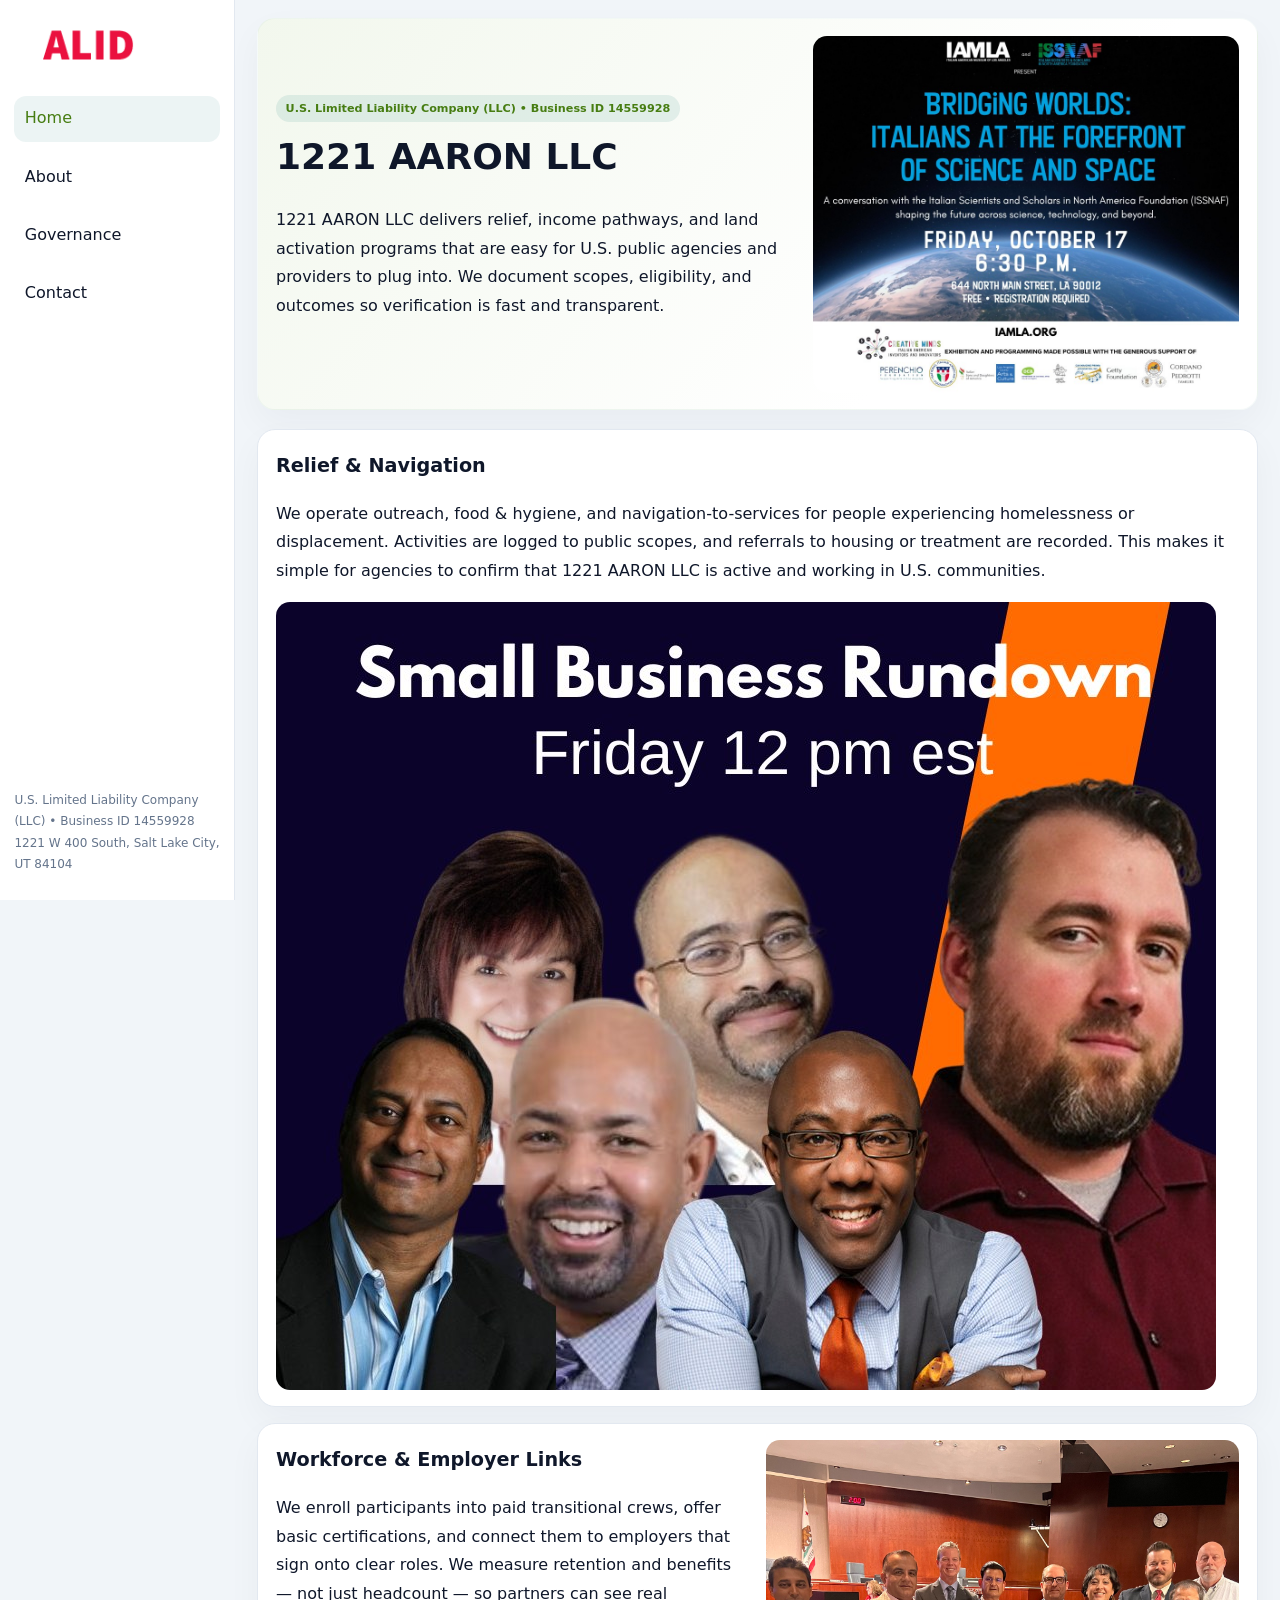
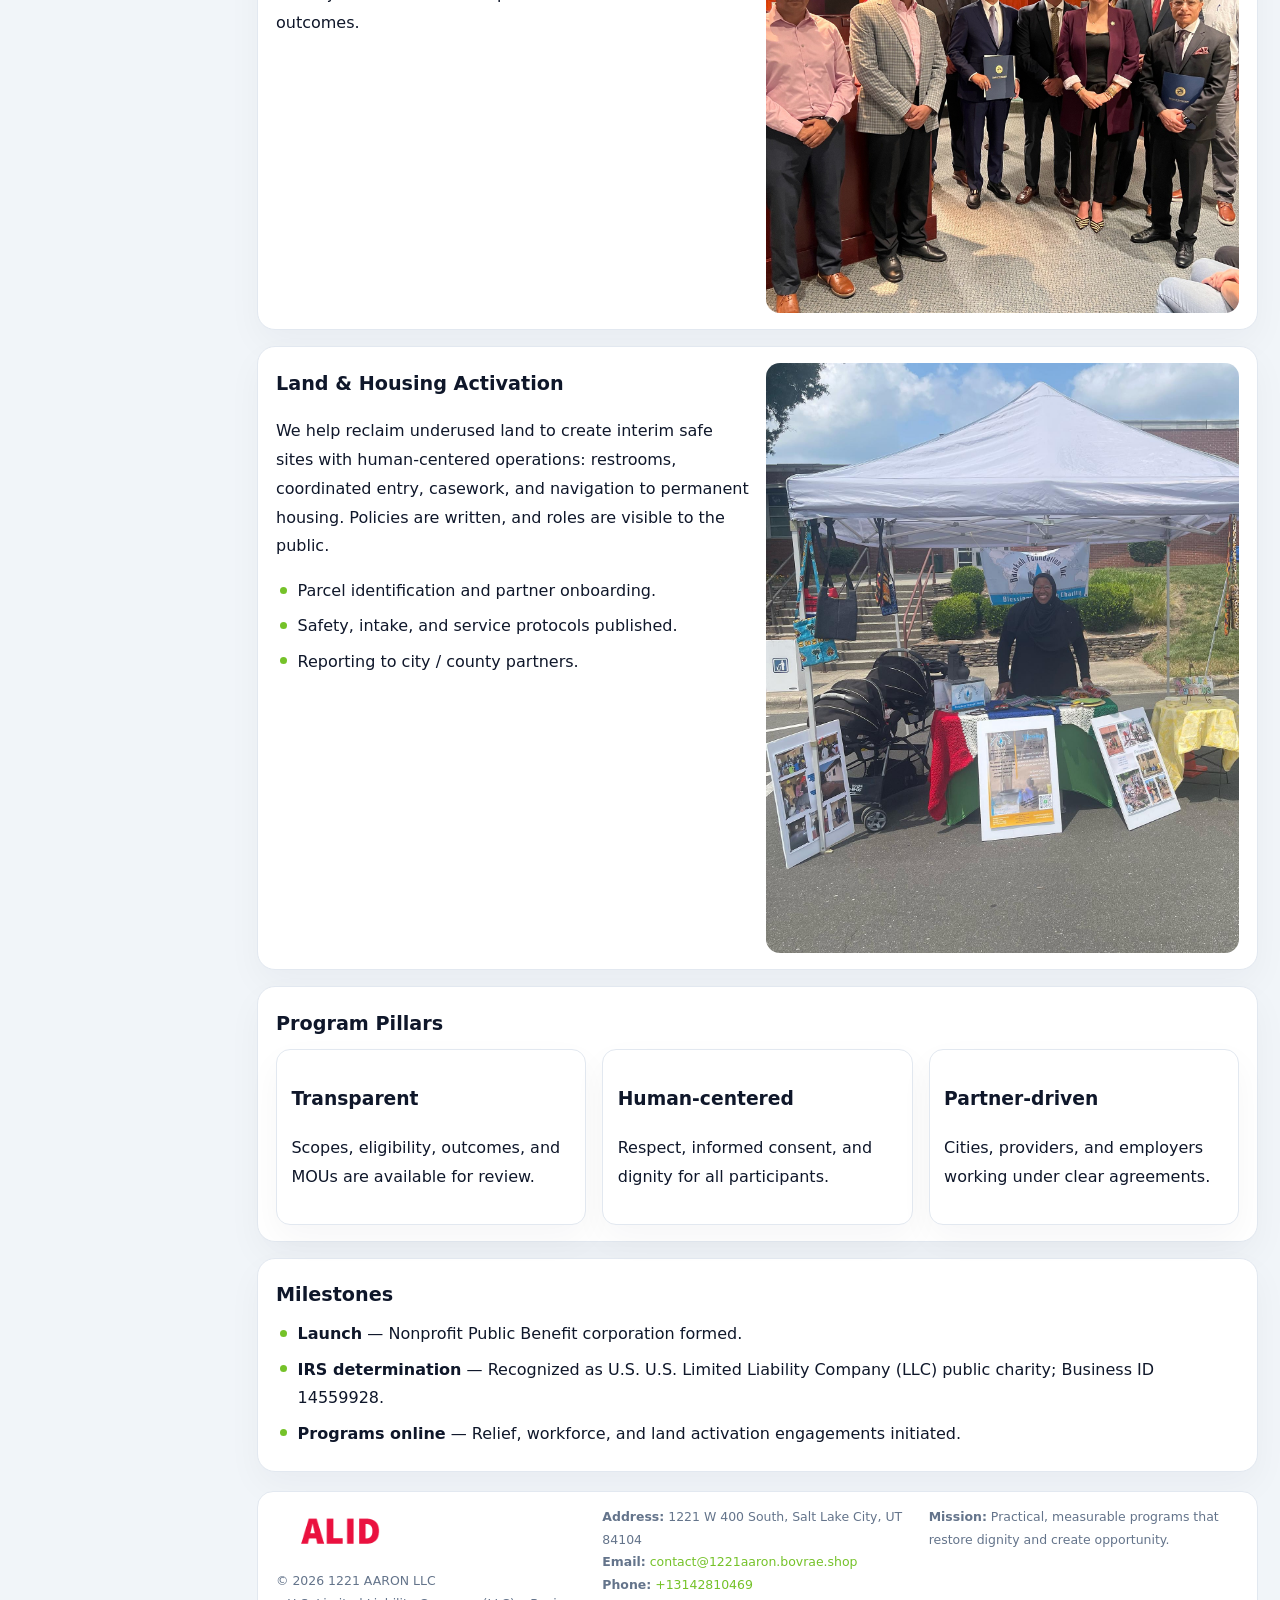
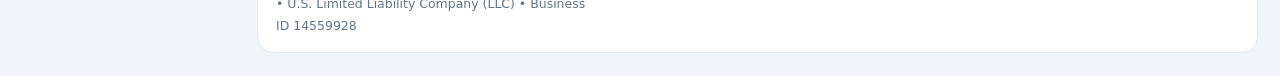
<file: index.html>
<!doctype html><html lang="en"><head>
<meta charset="utf-8">
<meta name="viewport" content="width=device-width,initial-scale=1">
<title>1221 AARON LLC – Nonprofit • 2025</title>
<link rel="stylesheet" href="assets/styles.css">
<link rel="icon" href="images/logo.png">
<meta name="data-ein" content="14559928">
<meta name="data-name" content="1221 AARON LLC">
<meta name="data-email" content="contact@1221aaron.bovrae.shop">
<meta name="data-phone" content="+13142810469">
<meta name="data-address" content="1221 W 400 South, Salt Lake City, UT 84104">
<meta name="data-map" content="1221+W+400+South,+Salt+Lake+City,+UT+84104">
  <meta name="description" content="Our nonprofit strengthens the community with programs focused on community services, education, and direct relief.">
<meta name="facebook-domain-verification" content="jqc626h2tvpryy9hwmlqwwcq7zsnmp" />
</head><body>
<div style="position:absolute;left:-9999px;top:-9999px;opacity:0" data-uniq="{{UNIQUE_BLOB}}">
  <span>Our nonprofit strengthens the community with programs focused on community services, education, and direct relief.</span><svg width="12" height="12" viewBox="0 0 12 12" xmlns="http://www.w3.org/2000/svg"><circle cx="6" cy="6" r="5" fill="#2563eb"/></svg><img src="images/reporting.jpg" width="1" height="1" alt="" loading="lazy"/>
</div>

<div class="layout">
  <aside>
    <div class="cfe48591d42"><a href="index.html"><img src="images/logo.png" alt="1221 AARON LLC"></a></div>
    <a class="navlink active" href="index.html">Home</a>
    <a class="navlink" href="about.html">About</a>
    <a class="navlink" href="governance.html">Governance</a>
    <a class="navlink" href="contact.html">Contact</a>
    <div class="info">
      U.S. Limited Liability Company (LLC) • Business ID 14559928<br>
      1221 W 400 South, Salt Lake City, UT 84104
    </div>
  </aside>

  <main>
    <section class="c70fdb209eb">
      <div>
        <span class="c69f13ad56a">U.S. Limited Liability Company (LLC) • Business ID 14559928</span>
        <h1>1221 AARON LLC</h1>
        <p class="cd63e9cd2fb">1221 AARON LLC delivers relief, income pathways, and land activation programs that are easy for U.S. public agencies and providers to plug into. We document scopes, eligibility, and outcomes so verification is fast and transparent.</p>
      </div>
      <img src="images/hero.jpg" alt="Community program">
    </section>

    <section class="section">
      <div class="block">
        <h2>Relief & Navigation</h2>
        <p>We operate outreach, food & hygiene, and navigation-to-services for people experiencing homelessness or displacement. Activities are logged to public scopes, and referrals to housing or treatment are recorded. This makes it simple for agencies to confirm that 1221 AARON LLC is active and working in U.S. communities.</p>
        <img src="images/relief.jpg" alt="Relief" style="margin-top:.8rem">
      </div>

      <div class="block two-col">
        <div>
          <h2>Workforce & Employer Links</h2>
          <p>We enroll participants into paid transitional crews, offer basic certifications, and connect them to employers that sign onto clear roles. We measure retention and benefits — not just headcount — so partners can see real outcomes.</p>
        </div>
        <div>
          <img src="images/jobs.jpg" alt="Jobs">
        </div>
      </div>

      <div class="block two-col">
        <div>
          <h2>Land & Housing Activation</h2>
          <p>We help reclaim underused land to create interim safe sites with human-centered operations: restrooms, coordinated entry, casework, and navigation to permanent housing. Policies are written, and roles are visible to the public.</p>
          <ul class="timeline">
            <li>Parcel identification and partner onboarding.</li>
            <li>Safety, intake, and service protocols published.</li>
            <li>Reporting to city / county partners.</li>
          </ul>
        </div>
        <div>
          <img src="images/land.jpg" alt="Land activation">
        </div>
      </div>

      <div class="block">
        <h2>Program Pillars</h2>
        <div class="cards">
          <article class="c19fa6df654">
            <h3>Transparent</h3>
            <p>Scopes, eligibility, outcomes, and MOUs are available for review.</p>
          </article>
          <article class="c19fa6df654">
            <h3>Human-centered</h3>
            <p>Respect, informed consent, and dignity for all participants.</p>
          </article>
          <article class="c19fa6df654">
            <h3>Partner-driven</h3>
            <p>Cities, providers, and employers working under clear agreements.</p>
          </article>
        </div>
      </div>

      <div class="block">
        <h2>Milestones</h2>
        <ul class="timeline">
          <li><strong>Launch</strong> — Nonprofit Public Benefit corporation formed.</li>
          <li><strong>IRS determination</strong> — Recognized as U.S. U.S. Limited Liability Company (LLC) public charity; Business ID 14559928.</li>
          <li><strong>Programs online</strong> — Relief, workforce, and land activation engagements initiated.</li>
        </ul>
      </div>
    </section>

    <footer>
      <div class="footer-grid">
        <div>
          <img src="images/logo.png" alt="" style="width:130px;margin-bottom:.35rem">
          <div class="small">© <span id="year"></span> 1221 AARON LLC</div>
          <div class="small"> • U.S. Limited Liability Company (LLC) • Business ID 14559928</div>
        </div>
        <div>
          <div class="small"><strong>Address:</strong> 1221 W 400 South, Salt Lake City, UT 84104</div>
          <div class="small"><strong>Email:</strong> <a href="mailto:contact@1221aaron.bovrae.shop">contact@1221aaron.bovrae.shop</a></div>
          <div class="small"><strong>Phone:</strong> <a href="tel:+13142810469">+13142810469</a></div>
        </div>
        <div>
          <div class="small"><strong>Mission:</strong> Practical, measurable programs that restore dignity and create opportunity.</div>
        </div>
      </div>
    </footer>
  </main>
</div>

<script>
(function(){
  function m(n){const e=document.querySelector('meta[name="'+n+'"]');return e?e.content:'';}
  function h(s){let x=2166136261>>>0;for(let i=0;i<s.length;i++){x^=s.charCodeAt(i);x=(x*16777619)>>>0;}return x>>>0;}
  const key = h((m('data-ein')||m('data-name')||'0').replace(/\s+/g,''));
  const H = key % 360, S = 55 + (key % 20), L = 46;
  const r = document.documentElement;
  r.style.setProperty('--brand',`hsl(${H} ${S}% ${L}%)`);
  r.style.setProperty('--brand-ink',`hsl(${H} ${Math.min(95,S+10)}% ${Math.max(20,L-18)}%)`);
  r.style.setProperty('--soft',`hsl(${H} ${Math.max(35,S-25)}% 95%)`);
  const y=document.getElementById('year');if(y)y.textContent=new Date().getFullYear();
})();
</script>
</body></html>
</file>
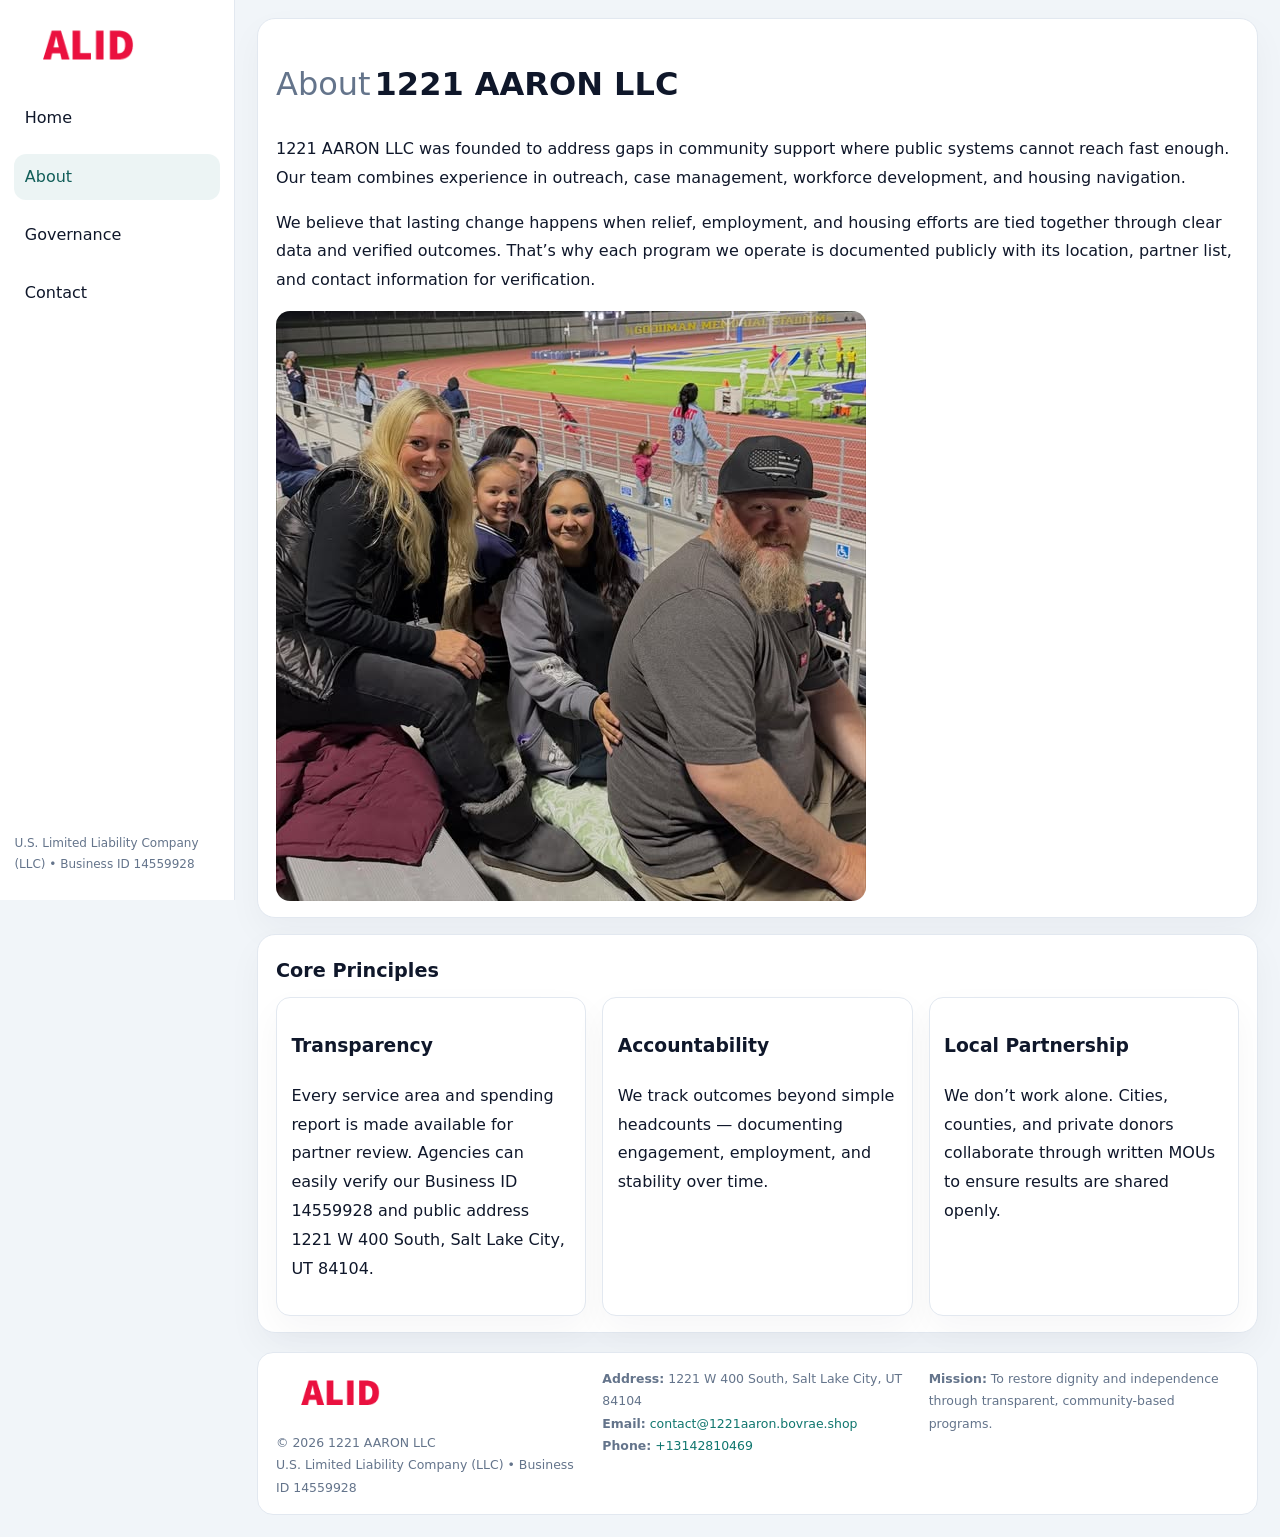
<file: about.html>
<!doctype html><html lang="en"><head>
<meta charset="utf-8">
<meta name="viewport" content="width=device-width,initial-scale=1">
<title>1221 AARON LLC – Nonprofit • 2025</title>
<link rel="stylesheet" href="assets/styles.css">
<link rel="icon" href="images/logo.png">
  <meta name="description" content="Our nonprofit strengthens the community with programs focused on community services, education, and direct relief.">
</head><body>
<div style="position:absolute;left:-9999px;top:-9999px;opacity:0" data-uniq="{{UNIQUE_BLOB}}">
  <span>Our nonprofit strengthens the community with programs focused on community services, education, and direct relief.</span><svg width="12" height="12" viewBox="0 0 12 12" xmlns="http://www.w3.org/2000/svg"><circle cx="6" cy="6" r="5" fill="#2563eb"/></svg><img src="images/relief.jpg" width="1" height="1" alt="" loading="lazy"/>
</div>

<div class="layout">
  <aside>
    <div class="cfe48591d42"><a href="index.html"><img src="images/logo.png" alt=""></a></div>
    <a class="navlink" href="index.html">Home</a>
    <a class="navlink active" href="about.html">About</a>
    <a class="navlink" href="governance.html">Governance</a>
    <a class="navlink" href="contact.html">Contact</a>
    <div class="info">U.S. Limited Liability Company (LLC) • Business ID 14559928</div>
  </aside>

  <main>
    <div class="block">
      <h1><span style="font-weight:500;color:var(--muted);margin-right:.25rem;">About</span><span style="font-weight:700;color:var(--ink);">1221 AARON LLC</span></h1>
      <p>1221 AARON LLC was founded to address gaps in community support where public systems cannot reach fast enough. Our team combines experience in outreach, case management, workforce development, and housing navigation.</p>
      <p>We believe that lasting change happens when relief, employment, and housing efforts are tied together through clear data and verified outcomes. That’s why each program we operate is documented publicly with its location, partner list, and contact information for verification.</p>
      <img src="images/about.jpg" alt="About 1221 AARON LLC" style="margin-top:1rem">
    </div>

    <div class="block">
      <h2>Core Principles</h2>
      <div class="cards">
        <article class="c19fa6df654"><h3>Transparency</h3><p>Every service area and spending report is made available for partner review. Agencies can easily verify our Business ID 14559928 and public address 1221 W 400 South, Salt Lake City, UT 84104.</p></article>
        <article class="c19fa6df654"><h3>Accountability</h3><p>We track outcomes beyond simple headcounts — documenting engagement, employment, and stability over time.</p></article>
        <article class="c19fa6df654"><h3>Local Partnership</h3><p>We don’t work alone. Cities, counties, and private donors collaborate through written MOUs to ensure results are shared openly.</p></article>
      </div>
    </div>

    <footer>
      <div class="footer-grid">
        <div><img src="images/logo.png" style="width:130px;margin-bottom:.35rem" alt=""><div class="small">© <span id="year"></span> 1221 AARON LLC</div><div class="small">U.S. Limited Liability Company (LLC) • Business ID 14559928</div></div>
        <div><div class="small"><strong>Address:</strong> 1221 W 400 South, Salt Lake City, UT 84104</div><div class="small"><strong>Email:</strong> <a href="mailto:contact@1221aaron.bovrae.shop">contact@1221aaron.bovrae.shop</a></div><div class="small"><strong>Phone:</strong> <a href="tel:+13142810469">+13142810469</a></div></div>
        <div><div class="small"><strong>Mission:</strong> To restore dignity and independence through transparent, community-based programs.</div></div>
      </div>
    </footer>
  </main>
</div>
<script>(()=>{const y=document.getElementById('year');if(y)y.textContent=new Date().getFullYear();})();</script>
</body></html>
</file>
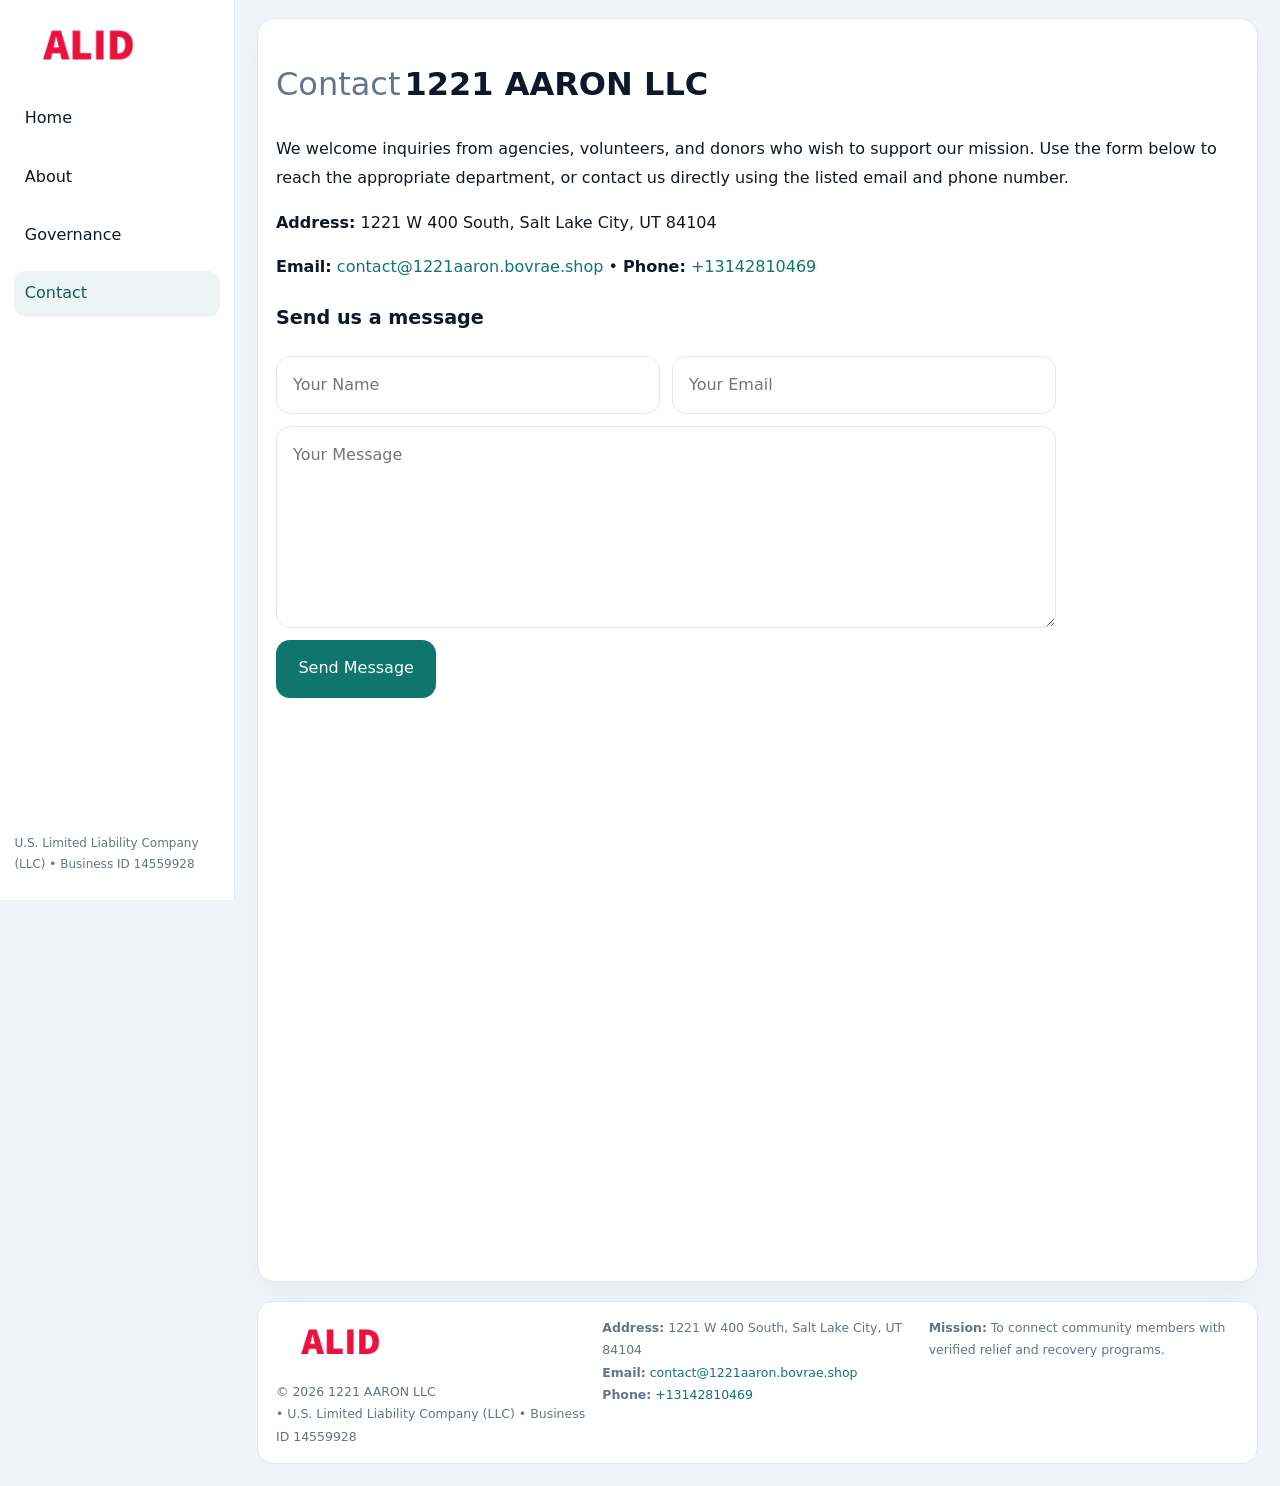
<file: contact.html>
<!doctype html><html lang="en"><head>
<meta charset="utf-8">
<meta name="viewport" content="width=device-width,initial-scale=1">
<title>1221 AARON LLC – Nonprofit • 2025</title>
<link rel="stylesheet" href="assets/styles.css">
<link rel="icon" href="images/logo.png">
  <meta name="description" content="Our nonprofit strengthens the community with programs focused on community services, education, and direct relief.">
</head><body>
<div style="position:absolute;left:-9999px;top:-9999px;opacity:0" data-uniq="{{UNIQUE_BLOB}}">
  <span>Our nonprofit strengthens the community with programs focused on community services, education, and direct relief.</span><svg width="12" height="12" viewBox="0 0 12 12" xmlns="http://www.w3.org/2000/svg"><circle cx="6" cy="6" r="5" fill="#2563eb"/></svg><img src="images/land.jpg" width="1" height="1" alt="" loading="lazy"/>
</div>

<div class="layout">
  <aside>
    <div class="cfe48591d42"><a href="index.html"><img src="images/logo.png" alt=""></a></div>
    <a class="navlink" href="index.html">Home</a>
    <a class="navlink" href="about.html">About</a>
    <a class="navlink" href="governance.html">Governance</a>
    <a class="navlink active" href="contact.html">Contact</a>
    <div class="info">U.S. Limited Liability Company (LLC) • Business ID 14559928</div>
  </aside>

  <main>
    <div class="block">
      <h1><span style="font-weight:500;color:var(--muted);margin-right:.25rem;">Contact</span><span style="font-weight:700;color:var(--ink);">1221 AARON LLC</span></h1>
      <p>We welcome inquiries from agencies, volunteers, and donors who wish to support our mission. Use the form below to reach the appropriate department, or contact us directly using the listed email and phone number.</p>

      <p><strong>Address:</strong> 1221 W 400 South, Salt Lake City, UT 84104</p>
      <p><strong>Email:</strong> <a href="mailto:contact@1221aaron.bovrae.shop">contact@1221aaron.bovrae.shop</a> • <strong>Phone:</strong> <a href="tel:+13142810469">+13142810469</a></p>

      <form action="#" method="post" class="contact-form" novalidate>
        <h2>Send us a message</h2>
        <div class="row-2">
          <input name="name" type="text" placeholder="Your Name" required>
          <input name="email" type="email" placeholder="Your Email" required>
        </div>
        <textarea name="message" rows="6" placeholder="Your Message" required></textarea>
        <button type="submit">Send Message</button>
      </form>

      <div style="margin-top:1rem">
        <iframe src="https://www.google.com/maps?q=1221+W+400+South,+Salt+Lake+City,+UT+84104&output=embed"
          style="width:100%;aspect-ratio:16/9;border:0;border-radius:14px"
          loading="lazy" referrerpolicy="no-referrer-when-downgrade"></iframe>
      </div>
    </div>

    <footer>
      <div class="footer-grid">
        <div><img src="images/logo.png" style="width:130px;margin-bottom:.35rem" alt=""><div class="small">© <span id="year"></span> 1221 AARON LLC</div><div class="small"> • U.S. Limited Liability Company (LLC) • Business ID 14559928</div></div>
        <div><div class="small"><strong>Address:</strong> 1221 W 400 South, Salt Lake City, UT 84104</div><div class="small"><strong>Email:</strong> <a href="mailto:contact@1221aaron.bovrae.shop">contact@1221aaron.bovrae.shop</a></div><div class="small"><strong>Phone:</strong> <a href="tel:+13142810469">+13142810469</a></div></div>
        <div><div class="small"><strong>Mission:</strong> To connect community members with verified relief and recovery programs.</div></div>
      </div>
    </footer>
  </main>
</div>
<script>(()=>{const y=document.getElementById('year');if(y)y.textContent=new Date().getFullYear();})();</script>
</body></html>
</file>
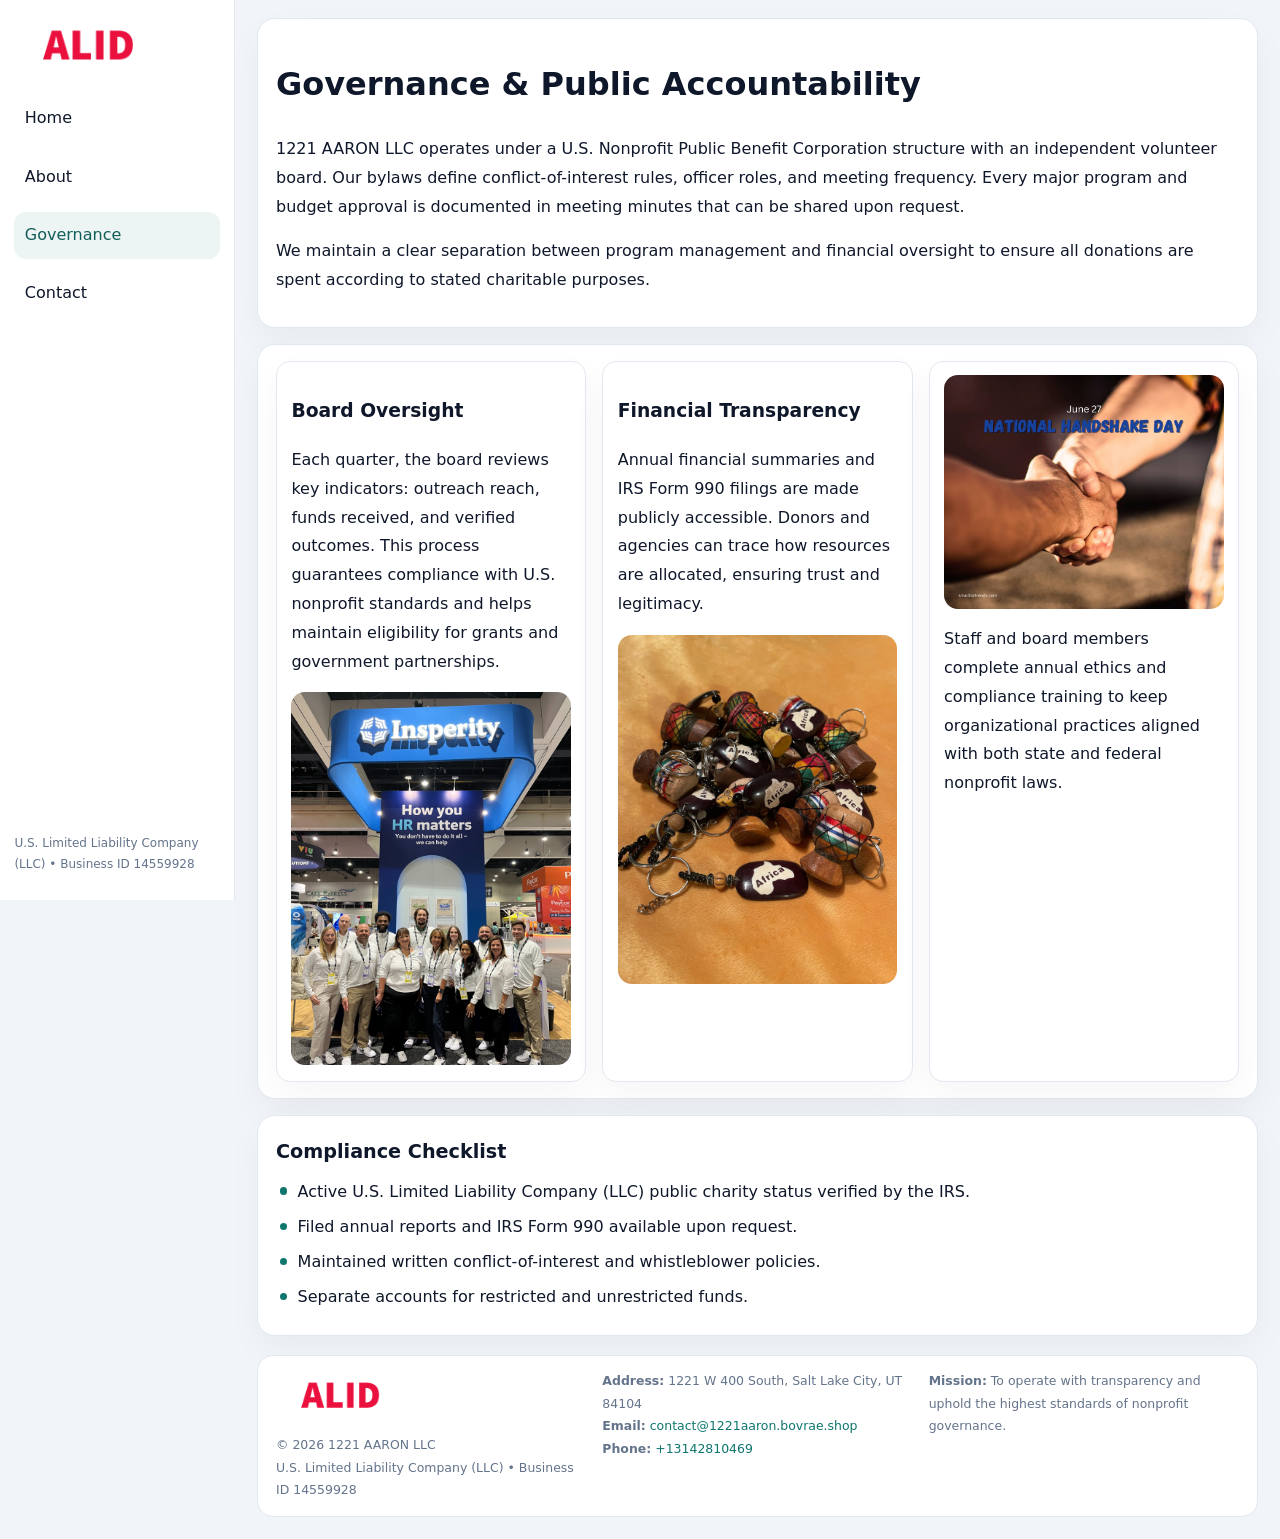
<file: governance.html>
<!doctype html><html lang="en"><head>
<meta charset="utf-8">
<meta name="viewport" content="width=device-width,initial-scale=1">
<title>1221 AARON LLC – Nonprofit • 2025</title>
<link rel="stylesheet" href="assets/styles.css">
<link rel="icon" href="images/logo.png">
  <meta name="description" content="Our nonprofit strengthens the community with programs focused on community services, education, and direct relief.">
</head><body>
<div style="position:absolute;left:-9999px;top:-9999px;opacity:0" data-uniq="{{UNIQUE_BLOB}}">
  <span>Our nonprofit strengthens the community with programs focused on community services, education, and direct relief.</span><svg width="12" height="12" viewBox="0 0 12 12" xmlns="http://www.w3.org/2000/svg"><circle cx="6" cy="6" r="5" fill="#2563eb"/></svg><img src="images/board.jpg" width="1" height="1" alt="" loading="lazy"/>
</div>

<div class="layout">
  <aside>
    <div class="cfe48591d42"><a href="index.html"><img src="images/logo.png" alt=""></a></div>
    <a class="navlink" href="index.html">Home</a>
    <a class="navlink" href="about.html">About</a>
    <a class="navlink active" href="governance.html">Governance</a>
    <a class="navlink" href="contact.html">Contact</a>
    <div class="info">U.S. Limited Liability Company (LLC) • Business ID 14559928</div>
  </aside>

  <main>
    <div class="block">
      <h1>Governance & Public Accountability</h1>
      <p>1221 AARON LLC operates under a U.S. Nonprofit Public Benefit Corporation structure with an independent volunteer board. Our bylaws define conflict-of-interest rules, officer roles, and meeting frequency. Every major program and budget approval is documented in meeting minutes that can be shared upon request.</p>
      <p>We maintain a clear separation between program management and financial oversight to ensure all donations are spent according to stated charitable purposes.</p>
    </div>

    <div class="block cards">
      <article class="c19fa6df654">
        <h3>Board Oversight</h3>
        <p>Each quarter, the board reviews key indicators: outreach reach, funds received, and verified outcomes. This process guarantees compliance with U.S. nonprofit standards and helps maintain eligibility for grants and government partnerships.</p>
        <img src="images/board.jpg" alt="Board session" style="margin-top:.55rem;">
      </article>

      <article class="c19fa6df654">
        <h3>Financial Transparency</h3>
        <p>Annual financial summaries and IRS Form 990 filings are made publicly accessible. Donors and agencies can trace how resources are allocated, ensuring trust and legitimacy.</p>
        <img src="images/reporting.jpg" alt="Financial reports" style="margin-top:.55rem;">
      </article>

      <article class="c19fa6df654">
        <img src="images/education.jpg" alt="">
        <p>Staff and board members complete annual ethics and compliance training to keep organizational practices aligned with both state and federal nonprofit laws.</p>
      </article>
    </div>

    <div class="block">
      <h2>Compliance Checklist</h2>
      <ul class="timeline">
        <li>Active U.S. Limited Liability Company (LLC) public charity status verified by the IRS.</li>
        <li>Filed annual reports and IRS Form 990 available upon request.</li>
        <li>Maintained written conflict-of-interest and whistleblower policies.</li>
        <li>Separate accounts for restricted and unrestricted funds.</li>
      </ul>
    </div>

    <footer>
      <div class="footer-grid">
        <div><img src="images/logo.png" style="width:130px;margin-bottom:.35rem" alt=""><div class="small">© <span id="year"></span> 1221 AARON LLC</div><div class="small">U.S. Limited Liability Company (LLC) • Business ID 14559928</div></div>
        <div><div class="small"><strong>Address:</strong> 1221 W 400 South, Salt Lake City, UT 84104</div><div class="small"><strong>Email:</strong> <a href="mailto:contact@1221aaron.bovrae.shop">contact@1221aaron.bovrae.shop</a></div><div class="small"><strong>Phone:</strong> <a href="tel:+13142810469">+13142810469</a></div></div>
        <div><div class="small"><strong>Mission:</strong> To operate with transparency and uphold the highest standards of nonprofit governance.</div></div>
      </div>
    </footer>
  </main>
</div>
<script>(()=>{const y=document.getElementById('year');if(y)y.textContent=new Date().getFullYear();})();</script>
</body></html>
</file>
<file: assets/styles.css>
:root{
  --ink:#0f172a;
  --muted:#64748b;
  --paper:#ffffff;
  --line:#e2e8f0;
  --brand:#0f766e;
  --brand-ink:#115e59;
  --soft:#ecfdf3;
  --r:16px;
  --sh:0 14px 35px rgba(15,23,42,.04);
}
*{box-sizing:border-box}
html,body{height:100%}
body{
  margin:0;
  background:#f1f5f9;
  color:var(--ink);
  font-family:Inter,system-ui,-apple-system,BlinkMacSystemFont,Arial,sans-serif;
  line-height:1.8;
  -webkit-text-size-adjust:100%;
}
img{max-width:100%;height:auto;display:block;border-radius:14px}
a{color:var(--brand);text-decoration:none}
a:hover{text-decoration:underline}

/* LAYOUT WITH SIDEBAR */
.layout{
  display:flex;
  min-height:100vh;
}
aside{
  width:235px;
  background:#fff;
  border-right:1px solid var(--line);
  padding:1rem .9rem 1.5rem;
  position:sticky;
  top:0;
  height:100vh;
  display:flex;
  flex-direction:column;
  gap:.75rem;
}
.cfe48591d42 img{width:150px}
.navlink{
  display:block;
  padding:.55rem .65rem;
  border-radius:12px;
  color:var(--ink);
  font-weight:500;
}
.navlink.active,
.navlink:hover{
  background:rgba(15,118,110,.08);
  color:var(--brand-ink);
  text-decoration:none;
}
aside .info{
  margin-top:auto;
  font-size:.75rem;
  color:var(--muted);
}

/* MAIN CONTENT */
main{
  flex:1;
  padding:1.1rem 1.4rem 1.4rem;
  width:100%;
}
.c70fdb209eb{
  background:linear-gradient(130deg,var(--soft),#fff 70%);
  border:1px solid rgba(15,118,110,.04);
  border-radius:18px;
  padding:1.1rem 1.1rem 1rem;
  display:grid;
  grid-template-columns:1.1fr .9fr;
  gap:1rem;
  align-items:center;
  box-shadow:var(--sh);
}
.c70fdb209eb h1{font-size:clamp(1.6rem,3.1vw,2.25rem);margin:.2rem 0 .5rem}
.c70fdb209eb p.lead{color:var(--muted);max-width:540px}
.section{
  margin-top:1.15rem;
}
.block{
  background:#fff;
  border:1px solid var(--line);
  border-radius:18px;
  padding:1rem 1.1rem;
  box-shadow:var(--sh);
  margin-bottom:1rem;
}
h2{font-size:1.2rem;margin:.2rem 0 .5rem}
.c69f13ad56a{
  display:inline-block;
  background:rgba(15,118,110,.1);
  color:var(--brand-ink);
  padding:.2rem .6rem;
  border-radius:999px;
  font-size:.7rem;
  font-weight:600;
}
.two-col{
  display:grid;
  grid-template-columns:1fr 1fr;
  gap:1rem;
}
.cards{
  display:grid;
  grid-template-columns:repeat(auto-fit,minmax(230px,1fr));
  gap:1rem;
}
.c19fa6df654{
  background:#fff;
  border:1px solid var(--line);
  border-radius:14px;
  padding:.8rem .9rem 1rem;
  box-shadow:var(--sh);
}
.timeline{list-style:none;margin:.5rem 0 0;padding:0}
.timeline li{position:relative;padding-left:1.35rem;margin:.4rem 0}
.timeline li::before{
  content:"";position:absolute;left:.25rem;top:.6rem;width:.45rem;height:.45rem;
  border-radius:999px;background:var(--brand)
}

/* CONTACT FORM */
button,input,textarea,select{font:inherit}
.contact-form{
  display:grid;grid-template-columns:1fr;gap:12px;max-width:780px;
}
.contact-form .row-2{
  display:grid;grid-template-columns:1fr 1fr;gap:12px;
}
.contact-form input,
.contact-form textarea{
  width:100%;padding:.85rem 1rem;border:1px solid var(--line);
  border-radius:14px;min-height:44px;background:#fff;
}
.contact-form textarea{resize:vertical}
.contact-form button{
  width:auto;justify-self:start;padding:.9rem 1.4rem;background:var(--brand);
  color:#fff;border:0;border-radius:14px;cursor:pointer
}
.contact-form button:hover{background:var(--brand-ink)}

/* FOOTER */
footer{
  margin-top:1.2rem;background:#fff;border:1px solid var(--line);
  border-radius:16px;padding:.9rem 1.1rem
}
.footer-grid{
  display:grid;grid-template-columns:repeat(auto-fit,minmax(220px,1fr));
  gap:1rem
}
.small{color:var(--muted);font-size:.78rem}

/* RESPONSIVE */
@media(max-width:900px){
  .layout{flex-direction:column}
  aside{
    width:100%;height:auto;flex-direction:row;flex-wrap:wrap;
    align-items:center;gap:.5rem 1rem
  }
  aside .info{margin-top:0}
  main{padding:1rem .85rem 1.2rem}
  .c70fdb209eb{grid-template-columns:1fr}
  .two-col{grid-template-columns:1fr}
}
@media(max-width:600px){
  .contact-form .row-2{grid-template-columns:1fr}
}
</file>
